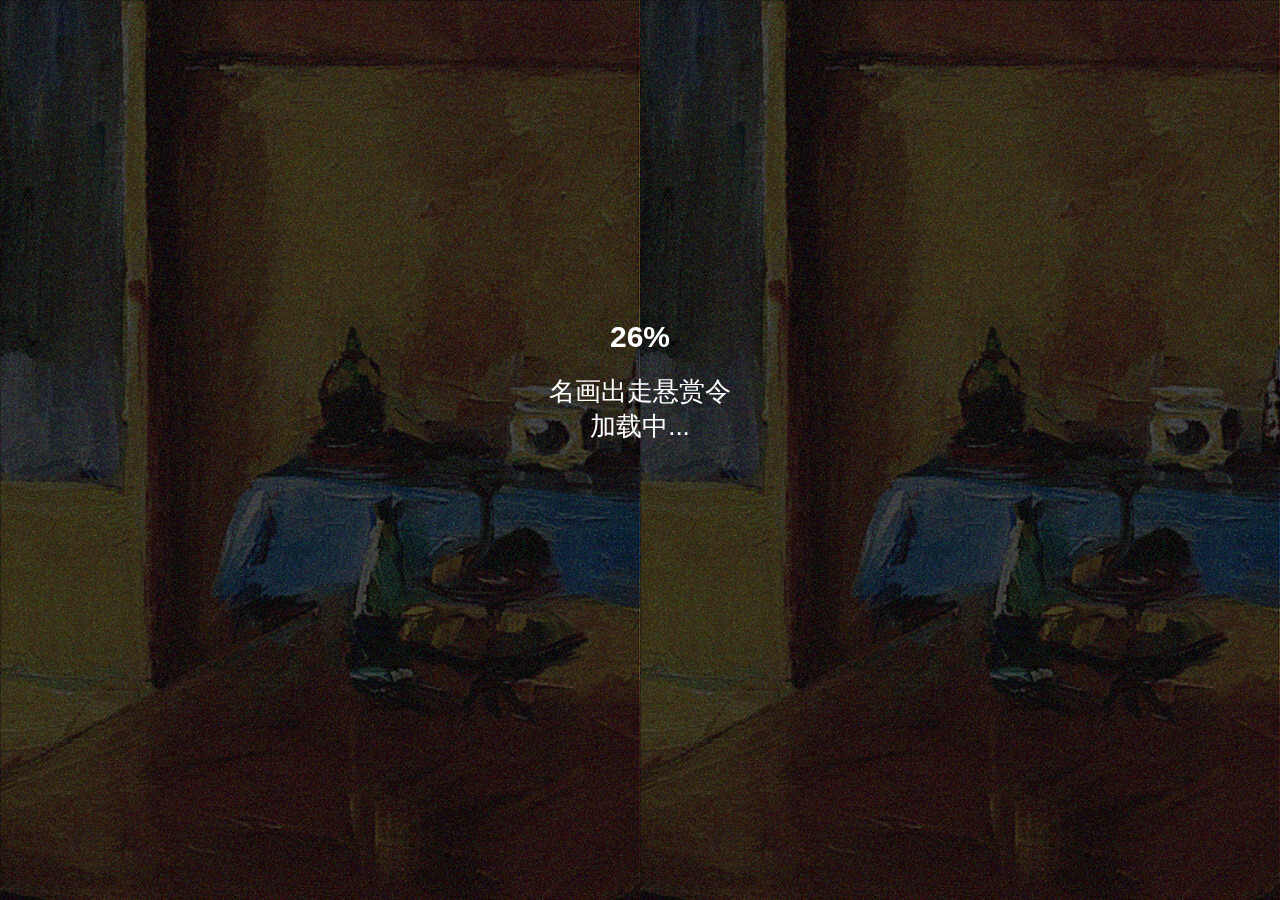
<file: game1/index.html>
<!doctype html>
<html>
<head>
<meta http-equiv="x-ua-compatible" content="IE=edge,chrome=1">
<meta http-equiv="Content-Type" content="text/html; charset=utf-8">
<meta name="apple-touch-fullscreen" content="yes">
<meta name="apple-mobile-web-app-capable" content="yes">
<meta name="apple-mobile-web-app-status-bar-style" content="black">
<meta name="format-detection" content="telephone=no">
<meta name="viewport" content="width=640,target-densitydpi=320,user-scalable=no">
<title>惠氏玛特纳：名画出走悬赏令</title>
<link href="css/style.css" rel="stylesheet" type="text/css" />
</head>
<body>
<div class="baol">
  	<div class="loader_box">
	  <div class="loader">
		<div class="progress-bar">
		  <div class="progress-stripes"></div>
		</div>
	  </div>
	  <div class="percentage">0%</div>
	  <div style="margin-top: 20px;">名画出走悬赏令</div>
	  <div>加载中...</div>
	  <div class="loader_text red" style="display:none;">Loading...</div>
</div>
</div>
<script type="application/javascript">
var demoImgArray = ["img/bg1.jpg","img/bg2.jpg","img/bg3.jpg","img/1.png","img/2.png","img/3.png","img/4.png","img/5.png","img/6.png","img/btn1.png","img/card_bg.png",
"img/failbox.png","img/information.png","img/load.jpg","img/logo.png","img/music.png","img/rank.png","img/round1.png","img/round2.png","img/round3.png","img/round4.png","img/round5.png",
"img/skip-btn.png","img/start-btn.png","img/suc.png","img/tip.png","img/explain.png","img/self.png"];
</script>
<audio id="bgm" class="media-audio" src="audio/music1.mp3" autoplay="autoplay" preload="auto" loop="loop"></audio>
<audio id="bgm2" class="media-audio" src="audio/music2.mp3"  preload="auto" loop="loop"></audio>
<div class="wrapper">
  <!--音乐-->
  <div class="musicicon musicplay on"></div>
  <div class="musicicin musicplay on"></div>
  <!-- 首页 -->
  <div class="first-page">
	  <div class="logo"></div>
	  <div class="btn1"></div>
	  <div class="explain-btn ex2"></div>
  </div>
  <!-- 视频页 -->
  <div class="second-page">
	  <div class="video-box" id="videoBox" ontouchmove="return false;">
	  	<video id="video" class="player" style="width:100%;height: 100%;" preload="auto" playsinline="true" webkit-playsinline="true" src="video/video.mp4"></video>
	  	<canvas class="video_canvas" id="videoCanvas"></canvas>
	  </div>
	  <div class="skip-btn"></div>
	  <!-- 倒计时 -->
	  <div class="overtime"></div>
  </div>
  <!-- 过渡页 -->
  <div class="third-page">
	  <div class="logo"></div>
	  <div class="start-btn"></div>
	  <div class="explain-btn ex2"></div>
  </div>
  <!-- 第一关 -->
  <div class="rounds">
	  <div class="round1">
		  <div class="item_list lv1">
		  	<div class="item item0" data-type="">
		  		<div class="card_front" style="background-image:url('img/1.png')"></div>
		  	</div>
		  	<div class="item item1" data-type="">
		  		<div class="card_front" style="background-image:url('img/1.png')"></div>
		  	</div>
		  	<div class="item item2" data-type="">
		  		<div class="card_front" style="background-image:url('img/2.png')"></div>
		  	</div>
		  	<div class="item item3" data-type="">
		  		<div class="card_front" style="background-image:url('img/2.png')"></div>
		  	</div>
		  </div>
		  <div class="times time1"><span></span>S</div>
		  <div class="spite"></div>
	  </div>
	  <!-- 第二关 -->
	  <div class="round2">
	  		  <div class="item_list lv2">
	  		  	<div class="item item0" data-type="">
	  		  		<div class="card_front" style="background-image:url('img/1.png')"></div>
	  		  	</div>
	  		  	<div class="item item1" data-type="">
	  		  		<div class="card_front" style="background-image:url('img/1.png')"></div>
	  		  	</div>
	  		  	<div class="item item2" data-type="">
	  		  		<div class="card_front" style="background-image:url('img/2.png')"></div>
	  		  	</div>
	  		  	<div class="item item3" data-type="">
	  		  		<div class="card_front" style="background-image:url('img/2.png')"></div>
	  		  	</div>
				<div class="item item4" data-type="">
					<div class="card_front" style="background-image:url('img/3.png')"></div>
				</div>
				<div class="item item5" data-type="">
					<div class="card_front" style="background-image:url('img/3.png')"></div>
				</div>
	  		  </div>
	  		  <div class="times time2"><span></span>S</div>
			  <div class="spite"></div>
	  </div>
	  <!-- 第三关 -->
	  <div class="round3">
	  		  <div class="item_list lv3">
	  		  	<div class="item item0" data-type="">
	  		  		<div class="card_front" style="background-image:url('img/1.png')"></div>
	  		  	</div>
	  		  	<div class="item item1" data-type="">
	  		  		<div class="card_front" style="background-image:url('img/1.png')"></div>
	  		  	</div>
	  		  	<div class="item item2" data-type="">
	  		  		<div class="card_front" style="background-image:url('img/2.png')"></div>
	  		  	</div>
	  		  	<div class="item item3" data-type="">
	  		  		<div class="card_front" style="background-image:url('img/2.png')"></div>
	  		  	</div>
	  			<div class="item item4" data-type="">
	  				<div class="card_front" style="background-image:url('img/3.png')"></div>
	  			</div>
	  			<div class="item item5" data-type="">
	  				<div class="card_front" style="background-image:url('img/3.png')"></div>
	  			</div>
				<div class="item item6" data-type="">
					<div class="card_front" style="background-image:url('img/3.png')"></div>
				</div>
				<div class="item item7" data-type="">
					<div class="card_front" style="background-image:url('img/3.png')"></div>
				</div>
				<div class="item item8" data-type="">
					<div class="card_front" style="background-image:url('img/3.png')"></div>
				</div>
				<div class="item item9" data-type="">
					<div class="card_front" style="background-image:url('img/3.png')"></div>
				</div>
				<div class="item item10" data-type="">
					<div class="card_front" style="background-image:url('img/3.png')"></div>
				</div>
				<div class="item item11" data-type="">
					<div class="card_front" style="background-image:url('img/3.png')"></div>
				</div>
	  		  </div>
	  		  <div class="times time3"><span></span>S</div>
			  <div class="spite"></div>
	  </div>
	  <!-- 第四关 -->
	  <div class="round4">
	  		  <div class="item_list lv4">
	  		  	<div class="item item0" data-type="">
	  		  		<div class="card_front" style="background-image:url('img/1.png')"></div>
	  		  	</div>
	  		  	<div class="item item1" data-type="">
	  		  		<div class="card_front" style="background-image:url('img/1.png')"></div>
	  		  	</div>
	  		  	<div class="item item2" data-type="">
	  		  		<div class="card_front" style="background-image:url('img/2.png')"></div>
	  		  	</div>
	  		  	<div class="item item3" data-type="">
	  		  		<div class="card_front" style="background-image:url('img/2.png')"></div>
	  		  	</div>
	  			<div class="item item4" data-type="">
	  				<div class="card_front" style="background-image:url('img/3.png')"></div>
	  			</div>
	  			<div class="item item5" data-type="">
	  				<div class="card_front" style="background-image:url('img/3.png')"></div>
	  			</div>
	  			<div class="item item6" data-type="">
	  				<div class="card_front" style="background-image:url('img/3.png')"></div>
	  			</div>
	  			<div class="item item7" data-type="">
	  				<div class="card_front" style="background-image:url('img/3.png')"></div>
	  			</div>
	  			<div class="item item8" data-type="">
	  				<div class="card_front" style="background-image:url('img/3.png')"></div>
	  			</div>
	  			<div class="item item9" data-type="">
					<div class="card_front" style="background-image:url('img/3.png')"></div>
				</div>
	  			<div class="item item10" data-type="">
	  				<div class="card_front" style="background-image:url('img/3.png')"></div>
	  			</div>
	  			<div class="item item11" data-type="">
	  				<div class="card_front" style="background-image:url('img/3.png')"></div>
	  			</div>
				<div class="item item12" data-type="">
					<div class="card_front" style="background-image:url('img/3.png')"></div>
				</div>
				<div class="item item13" data-type="">
					<div class="card_front" style="background-image:url('img/3.png')"></div>
				</div>
				<div class="item item14" data-type="">
					<div class="card_front" style="background-image:url('img/3.png')"></div>
				</div>
				<div class="item item15" data-type="">
					<div class="card_front" style="background-image:url('img/3.png')"></div>
				</div>
			   </div>
	  		<div class="times time4"><span></span>S</div>
			<div class="spite"></div>
	  </div>
	  <!-- 第五关 -->
	  <div class="round5">
	  		  <div class="item_list lv5">
	  		  	<div class="item item0" data-type="">
	  		  		<div class="card_front" style="background-image:url('img/1.png')"></div>
	  		  	</div>
	  		  	<div class="item item1" data-type="">
	  		  		<div class="card_front" style="background-image:url('img/1.png')"></div>
	  		  	</div>
	  		  	<div class="item item2" data-type="">
	  		  		<div class="card_front" style="background-image:url('img/2.png')"></div>
	  		  	</div>
	  		  	<div class="item item3" data-type="">
	  		  		<div class="card_front" style="background-image:url('img/2.png')"></div>
	  		  	</div>
	  			<div class="item item4" data-type="">
	  				<div class="card_front" style="background-image:url('img/3.png')"></div>
	  			</div>
	  			<div class="item item5" data-type="">
	  				<div class="card_front" style="background-image:url('img/3.png')"></div>
	  			</div>
	  			<div class="item item6" data-type="">
	  				<div class="card_front" style="background-image:url('img/3.png')"></div>
	  			</div>
	  			<div class="item item7" data-type="">
	  				<div class="card_front" style="background-image:url('img/3.png')"></div>
	  			</div>
	  			<div class="item item8" data-type="">
	  				<div class="card_front" style="background-image:url('img/3.png')"></div>
	  			</div>
	  			<div class="item item9" data-type="">
	  				<div class="card_front" style="background-image:url('img/3.png')"></div>
	  			</div>
	  			<div class="item item10" data-type="">
	  				<div class="card_front" style="background-image:url('img/3.png')"></div>
	  			</div>
	  			<div class="item item11" data-type="">
	  				<div class="card_front" style="background-image:url('img/3.png')"></div>
	  			</div>
	  			<div class="item item12" data-type="">
	  				<div class="card_front" style="background-image:url('img/3.png')"></div>
	  			</div>
	  			<div class="item item13" data-type="">
	  				<div class="card_front" style="background-image:url('img/3.png')"></div>
	  			</div>
	  			<div class="item item14" data-type="">
	  				<div class="card_front" style="background-image:url('img/3.png')"></div>
	  			</div>
	  			<div class="item item15" data-type="">
	  				<div class="card_front" style="background-image:url('img/3.png')"></div>
	  			</div>
				<div class="item item16" data-type="">
					<div class="card_front" style="background-image:url('img/3.png')"></div>
				</div>
				<div class="item item17" data-type="">
					<div class="card_front" style="background-image:url('img/3.png')"></div>
				</div>
				<div class="item item18" data-type="">
					<div class="card_front" style="background-image:url('img/3.png')"></div>
				</div>
				<div class="item item19" data-type="">
					<div class="card_front" style="background-image:url('img/3.png')"></div>
				</div>
	  		</div>
	  		<div class="times time5"><span></span>S</div>
			<div class="spite"></div>
	  </div>
	  <!-- 失败页面 -->
	  <div class="failure">
		  <div class="failbox">
			  <!-- 成绩 -->
				<div class="fail-time">您在<span id="ftbox"></span><span>秒</span>里收集了</div>
				<div class="fail-result"><span id="frbox"></span>个</div>
		  </div>
		  <div class="ling-btn"></div>
	  </div>
	  <!-- 成功页面 -->
	  <div class="success">
		  <div class="suc-in">
			  <div class="result-time">成功寻回出走的世界名画 你在<span id="suc-time">85</span><span>秒</span>里共收集 </div>
			  <div class="result-sum"><span id="suc-sum">58</span>个</div>
			  <div class="deng-btn"></div>
		  </div>
	  </div>
	  <!-- 填写信息 -->
	  <div class="infor">
		  <div class="inforbox">
			  <div class="writebox">
				  <input class="name" type="text" placeholder="您的姓名">
				  <input class="phone" type="number" placeholder="您的电话">
				  <input class="local" type="text" placeholder="请填写详细地址">
				  <div class="dui"></div>
				  <div class="self-btn"></div>
				  <div class="sub-btn"></div>
			  </div>
		  </div>
		  <!-- 条款协议 -->
		  <div class="article">
			  <div class="artibox">
				  <div class="ok-btn"></div>
			  </div>
		  </div>
	  </div>
	  <!-- 排行榜 -->
	  <div class="rank">
		  <div class="rankbox">
			  <div class="rank-list">
				  <ul>
				  	<li>
						<div class="place">1</div>
						
						<div class="nic">包子</div>
						<div class="geshu">58个</div>
						<div class="append">11.11</div>
					</li>
				  </ul>
			  </div>
			  <!-- 我的排名 -->
			  <div class="myrank">我的排名: <span id="myrank">120</span>名, <span id="mynum">58</span>个</div>
			  <!-- 按钮 -->
			  <div class="explain-btn"></div>
			  <div class="replay-btn"></div>
			  <div class="prize-btn"></div>
		  </div>
		  <!-- 公众号浮层 -->
		  <div class="code">
			  <div class="codebox">
				  <img src="img/code.png" >
				  <div class="close"></div>
			  </div>
		  </div>
	  </div>
	  <!-- 提示页 -->
	  <div class="tips">
		  <div class="tipin"><div class="go-btn"></div></div>
	  </div>
  </div>
  <!-- 活动说明 -->
  <div class="explain">
  			  <div class="exin">
  				  <div class="know-btn"></div>
  			  </div>
  </div>
</div>
<script type="application/javascript" src="js/jquery-2.1.4.min.js"></script>
<script type="application/javascript" src="js/jquery.loader.js"></script>
<script type="application/javascript" src="js/sortable.js"></script>
<script src="js/rem.js"></script>
<script src="js/ts.js"></script>
<script src="js/index.js?v=14"></script>
<script type="application/javascript" src="js/common.js"></script>
<script type="text/javascript">
//原理是在微信执行Ready之前，先注册事件，所以放在所有请求的最前面
document.addEventListener("WeixinJSBridgeReady", function () {
	audioAutoPlay('bgm');//给个全局函数
}, false);
function audioAutoPlay(id){//全局控制播放函数
	var audio = document.getElementById(id),
	play = function(){
		audio.play();
		document.removeEventListener("touchstart",play, false);
	};
	audio.play();
	document.addEventListener("touchstart",play, false);
}

</script>
<script type="text/javascript">
	     function getQuery(name) {
	         var result = location.search.match(new RegExp("[\?\&]" + name + "=([^\&]+)", "i"));
	         if (result == null || result.length < 1) {
	             return "";
	         }
	         return result[1];
	     }         
		var openid = getQuery("openid");
		//去掉弹窗连接提示
		window.alert = function(name){
		 var iframe = document.createElement("IFRAME");
		iframe.style.display="none";
		iframe.setAttribute("src", 'data:text/plain,');
		document.documentElement.appendChild(iframe);
		window.frames[0].window.alert(name);
		iframe.parentNode.removeChild(iframe);
		}
	</script>
</body>
</html>
</file>
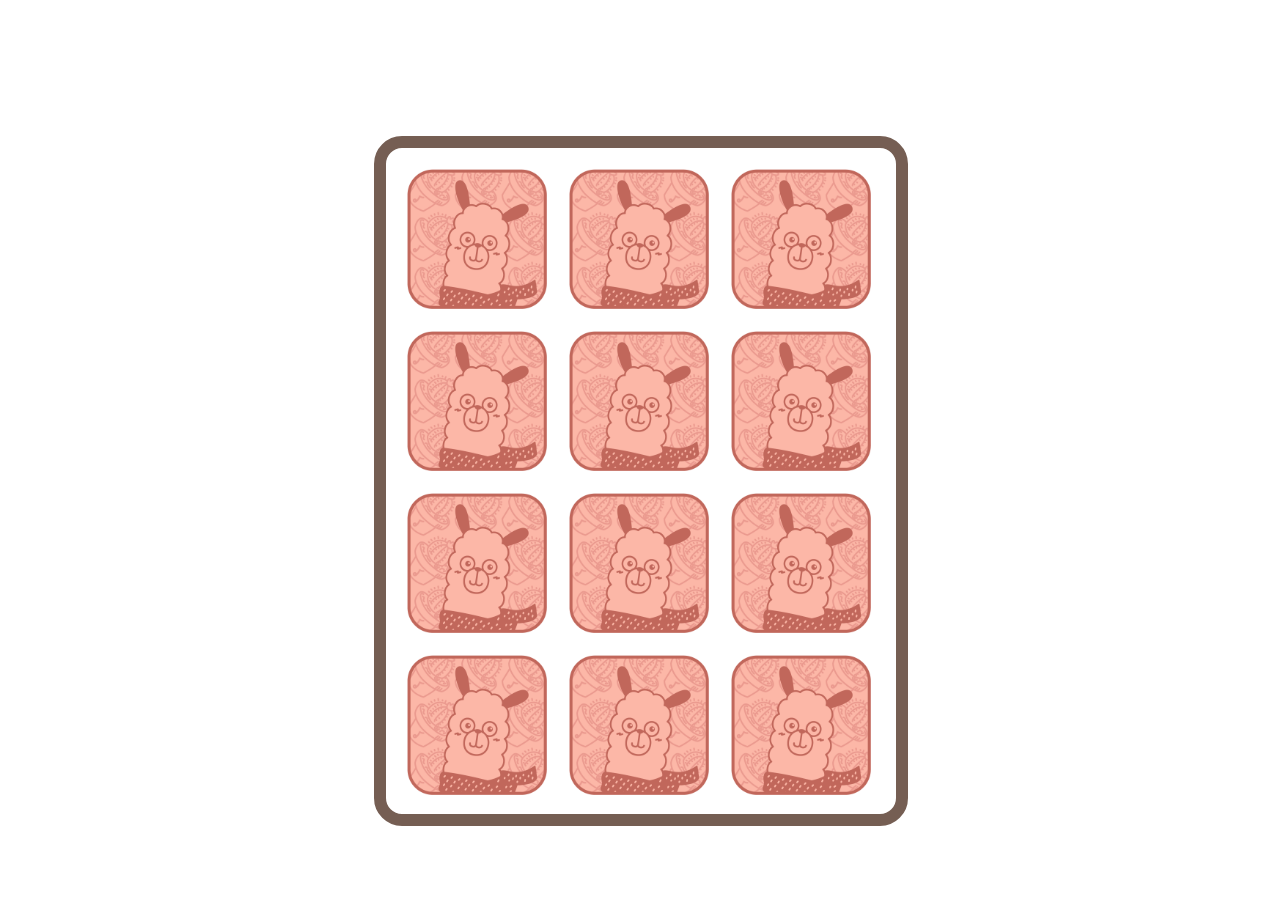
<file: xiaoxiaole/index.html>
<!DOCTYPE html>
<html lang="en">
<head>
		<meta http-equiv="x-ua-compatible" content="IE=edge,chrome=1">
		<meta http-equiv="Content-Type" content="text/html; charset=utf-8">
		<meta name="apple-touch-fullscreen" content="yes">
		<meta name="apple-mobile-web-app-capable" content="yes">
		<meta name="apple-mobile-web-app-status-bar-style" content="black">
		<meta name="format-detection" content="telephone=no">
		<meta name="viewport" content="width=640,target-densitydpi=320,user-scalable=no">
		<title></title>
	</head>
<style>
	
	 .game_area {
		position: absolute;
		left: 0;
		top: 0;
		width: 100%;
		height: 100%
	}
	
	 .item_list {
		position: absolute;
		left: 50%;
		top: 50%
	}
	
	 .item_list:before {
		position: absolute;
		left: 50%;
		width: 157px;
		height: 69px;
		margin-left: -80px;
		background: url(../img/sprite.png) -200px -380px no-repeat
	}
	
	 .item_list .item {
		position: relative;
		float: left;
		perspective: 640px;
		transition: .5s
	}
	
	 .item_list .item:after,
	 .item_list .item:before {
		display: block;
		position: absolute;
		width: 100%;
		height: 100%;
		content: ""
	}
	
	 .item_list .item:before {
		background: url(img/card_bg.png);
		background-size: contain;
		-webkit-backface-visibility: hidden;
		-moz-backface-visibility: hidden;
		-ms-backface-visibility: hidden;
		backface-visibility: hidden;
		-webkit-transform: rotate3d(0, 0, 0, 0deg);
		-moz-transform: rotate3d(0, 0, 0, 0deg);
		transform: rotate3d(0, 0, 0, 0deg);
		transition: .3s
	}
	
	 .item_list .item:after {
		left: 0;
		top: 0;
		background: url(img/c0.png) center center;
		background-size: contain;
		opacity: 0
	}
	
	 .item_list .item .card_front {
		width: 100%;
		height: 100%;
		-webkit-backface-visibility: hidden;
		-moz-backface-visibility: hidden;
		-ms-backface-visibility: hidden;
		backface-visibility: hidden;
		background: center center no-repeat;
		background-size: contain;
		-webkit-transform: rotate3d(0, -1, 0, 180deg);
		-moz-transform: rotate3d(0, -1, 0, 180deg);
		transform: rotate3d(0, -1, 0, 180deg);
		transition: .3s 
	}
	
	 .item_list .item.active:before,
	 .item_list .item.current:before {
		-webkit-transform: rotate3d(0, 1, 0, 180deg);
		-moz-transform: rotate3d(0, 1, 0, 180deg);
		transform: rotate3d(0, 1, 0, 180deg);
	}
	
	 .item_list .item.active .card_front,
	 .item_list .item.current .card_front {
		-webkit-transform: rotate3d(0, 0, 0, 0deg);
		-moz-transform: rotate3d(0, 0, 0, 0deg);
		transform: rotate3d(0, 0, 0, 0deg);
	}
	
	 .item_list .item.active:after {
		opacity: 1;
		transition: opacity .1s linear .5s
	}
	
	 .item_list.lv1 {
		width: 430px;
		height: 430px;
		margin: -250px 0 0 -238px;
		padding: 10px;
		background: #fff;
		border: 12px solid #755e53;
		border-radius: 28px
	}
	
	 .item_list.lv1 .item {
		width: 191px;
		height: 191px;
		margin: 11px
	}
	
	 .item_list.lv1:before {
		top: -100px
	}
	
	 .item_list.lv2 {
		width: 430px;
		height: 636px;
		margin: -320px 0 0 -238px;
		padding: 10px;
		background: #fff;
		border: 12px solid #755e53;
		border-radius: 28px
	}
	
	 .item_list.lv2 .item {
		width: 191px;
		height: 191px;
		margin: 11px
	}
	
	 .item_list.lv2:before {
		top: -100px;
		background-position: -360px -380px
	}
	
	 .item_list.lv3 {
		width: 490px;
		height: 646px;
		margin: -314px 0 0 -266px;
		padding: 10px;
		background: #fff;
		border: 12px solid #755e53;
		border-radius: 28px
	}
	
	 .item_list.lv3 .item {
		width: 140px;
		height: 140px;
		margin: 11px
	}
	
	 .item_list.lv3:before {
		top: -100px;
		background-position: -200px -450px
	}
	
	 .item_list.lv4 {
		width: 554px;
		height: 554px;
		margin: -300px 0 0 -300px;
		padding: 10px;
		background: #fff;
		border: 12px solid #755e53;
		border-radius: 28px
	}
	
	 .item_list.lv4 .item {
		width: 122px;
		height: 122px;
		margin: 8px
	}
	
	 .item_list.lv4:before {
		top: -90px;
		background-position: -360px -450px
	}
	
	 .item_list.lv5 {
		width: 540px;
		height: 670px;
		margin: -330px 0 0 -290px;
		padding: 10px;
		background: #fff;
		border: 12px solid #755e53;
		border-radius: 28px
	}
	
</style>
<body>
<div class="game">
     <div class="game_area">
        <div class="item_list lv3">
			<div class="item" data-type="4">
				<div class="card_front" style="background-image:url('img/4.png')"></div>
			</div>
			<div class="item" data-type="5">
				<div class="card_front" style="background-image:url('img/5.png')"></div>
			</div>
			<div class="item" data-type="4">
				<div class="card_front" style="background-image:url('img/4.png')"></div>
			</div>
			<div class="item" data-type="3">
				<div class="card_front" style="background-image:url('img/3.png')"></div>
			</div>
			<div class="item" data-type="3">
				<div class="card_front" style="background-image:url('img/3.png')"></div>
			</div>
			<div class="item" data-type="2">
				<div class="card_front" style="background-image:url('img/2.png')"></div>
			</div>
			<div class="item" data-type="2">
				<div class="card_front" style="background-image:url('img/2.png')"></div>
			</div>
			<div class="item" data-type="5">
				<div class="card_front" style="background-image:url('img/5.png')"></div>
			</div>
			<div class="item" data-type="1">
				<div class="card_front" style="background-image:url('img/1.png')"></div>
			</div>
			<div class="item" data-type="1">
				<div class="card_front" style="background-image:url('img/1.png')"></div>
			</div>
			<div class="item" data-type="0">
				<div class="card_front" style="background-image:url('img/6.png')"></div>
			</div>
			<div class="item" data-type="0">
				<div class="card_front" style="background-image:url('img/6.png')"></div>
			</div>
		</div>
    </div>
</div>
</body>
<script src="js/jquery.js"></script>
	<script>
		
		var num1,num2,flag=true;
		$(".item").click(function(){
			if($(this).hasClass("active")){
				return false;
			}else if(flag){
				$(this).addClass("current")
				var len=$(".current").length;
					if(len==1){
						num1=$(this).data("type");
						console.log(num1)
					}else{
						num2=$(this).data("type");
						if(num1==num2){
							$(".current").addClass("active");
							$(".current").removeClass("current");
							num1="";
							num2="";
							if($(".active").length==12){
								setTimeout(function(){
									alert("ok")
								},500)
							}
						}else{
							flag=false;
							setTimeout(function(){
								$(".current").removeClass("current");
								flag=true
							},300)	
							num1="";
							num2=""
						}
					}
			}		
		});
	</script>
</html>
</file>
<file: game1/css/style.css>
@charset "utf-8";
/*全局*/
body{width:100%;height:100%;position:fixed;margin:0;padding:0; background:#fff;color:#000;font-size:14px;background: #fff; font-family:"Microsoft Yahei",Arial,"宋体", Helvetica, sans-serif;-webkit-text-size-adjust:none; overflow-x:hidden;}
.wrapper{width:100%;height:100%;clear:both;position:absolute; left:0; top:0; z-index:1;display:none;}
.wrapper .col_layout{width:100%;height:100%;clear:both;position:absolute; left:0; top:0; z-index:10;display:none; overflow:hidden;background-size:cover!important;}
*{
	margin: 0;
	padding: 0;
	list-style: none;
}
/*通用*/
/*音乐按键*/
.musicicon{position:absolute;width:80px;padding-bottom:80px;top:5px;right:5px;z-index:2;background:url(../img/music.png) top center no-repeat;background-size:100% auto;background-position:100% 100%;}
.musicicon.on{background-position:100% 0;}
.musicicin{position:absolute;width:80px;padding-bottom:80px;top:5px;right:5px;z-index:1;background:url(../img/music.png) top center no-repeat;background-size:100% auto;background-position:100% 100%;display: none;}
.musicicin.on{background-position:100% 0;}
.musicplay{-webkit-animation:r 1.2s linear infinite;}
@-webkit-keyframes r{0%{-webkit-transform:rotateZ(0deg);} 100%{-webkit-transform:rotateZ(360deg);}}

/*加载效果*/
.loader_box{ width:414px; height:250px; position:absolute; z-index:1000;color: #fff;font-size: 26px; left:50%; top:50%; margin:-160px 0 0 -207px;text-align:center; font-family:Arial;}
.loader_box .load_img{ width:88px;height: 87px; position:absolute; left:163px;top:0px;background-image: url();background-size: cover;}


.loader{margin:0 auto 10px;width:60%;height:6px;background:#ccc;overflow:hidden;position:absolute; left:20%; bottom:0;opacity: 0;}
.loader.gray{background:#999;}
.progress-bar{height:inherit;width:0%;border-radius:inherit;position:relative;overflow:hidden;}
.progress-stripes{width:inherit;height:inherit;font-size:180px;font-weight:bold;margin-top:-50px;letter-spacing:-14px;}
.percentage{font-weight:bold;font-size:30px;color: #fff;margin-top: 30px;}

.baol,.first-page,.second-page,.third-page,.rounds{
	width: 100%;
	height: 100%;
	position: absolute;
	left: 0;
	top: 0;
	background-image: url(../img/load.jpg);
	background-position: cover;
}
.first-page{
	background-image: url(../img/bg1.jpg);
}
.logo{
	width: 93px;
	height: 73px;
	position: absolute;
	right: 20px;
	top: 990px;
	background-image: url(../img/logo.png);
}
.btn1{
	width: 366px;
	height: 102px;
	position: absolute;
	left: 137px;
	top: 826px;
	background-image: url(../img/btn1.png);
}
.second-page{
	display: none;
	z-index: 2;
}
.spite{
	width: 120px;
	height: 186px;
	position: absolute;
	left: -20px;
	bottom: 0;
	background-image: url(../img/spite.png);
}
#vv{
	width: 100%;
}
.skip-btn{
	width: 99px;
	height: 43px;
	position: absolute;
	right: 20px;
	top: 20px;
	background-image: url(../img/skip-btn.png);
}
.overtime{
	width: 50px;
	height: 50px;
	position: absolute;
	right: 50px;
	top: 80px;
	text-align: center;
	font-size: 36px;
	color: #fff;
}
.third-page{
	display: none;
	background-image: url(../img/bg2.jpg);
}
.start-btn{
	width: 422px;
	height: 103px;
	position: absolute;
	left: 118px;
	top: 864px;
	background-image: url(../img/start-btn.png);
}
.rounds{
	display: none;
	background-image: url(../img/bg3.jpg);
}
.round1{
	width: 575px;
	height: 926px;
	position: absolute;
	left: 32px;
	top: 50px;
	background-image: url(../img/round1.png);
}
.round2{
	width: 575px;
	height: 926px;
	position: absolute;
	left: 32px;
	top: 50px;
	background-image: url(../img/round2.png);
	display: none;
}
.round3{
	width: 575px;
	height: 926px;
	position: absolute;
	left: 32px;
	top: 50px;
	background-image: url(../img/round3.png);
	display: none;
}
.round4{
	width: 575px;
	height: 926px;
	position: absolute;
	left: 32px;
	top: 50px;
	background-image: url(../img/round4.png);
	display: none;
}
.round5{
	width: 575px;
	height: 969px;
	position: absolute;
	left: 32px;
	top: 50px;
	background-image: url(../img/round5.png);
	display: none;
}
	
	 .item_list {
		position: absolute;
		left: 50%;
		top: 50%
	}
	
	 .item_list:before {
		position: absolute;
		left: 50%;
		width: 157px;
		height: 69px;
		margin-left: -80px;
		background: url(../img/sprite.png) -200px -380px no-repeat
	}
	
	 .item_list .item {
		position: relative;
		float: left;
		perspective: 640px;
		transition: .5s;
		user-select: none;
		-webkit-user-select: none;
		-webkit-tap-highlight-color: transparent;
	}
	
	 .item_list .item:after,
	 .item_list .item:before {
		display: block;
		position: absolute;
		width: 100%;
		height: 100%;
		content: ""
	}
	
	 .item_list .item:before {
		background: url(../img/card_bg.png);
		background-size: contain;
		-webkit-backface-visibility: hidden;
		-moz-backface-visibility: hidden;
		-ms-backface-visibility: hidden;
		backface-visibility: hidden;
		-webkit-transform: rotate3d(0, 0, 0, 0deg);
		-moz-transform: rotate3d(0, 0, 0, 0deg);
		transform: rotate3d(0, 0, 0, 0deg);
		transition: .3s
	}
	
	 .item_list .item:after {
		left: 0;
		top: 0;
		background: rgba(0,0,0,0.4);
		opacity: 0
	}
	
	 .item_list .item .card_front {
		width: 100%;
		height: 100%;
		-webkit-backface-visibility: hidden;
		-moz-backface-visibility: hidden;
		-ms-backface-visibility: hidden;
		backface-visibility: hidden;
		background: center center no-repeat;
		background-size: contain;
		-webkit-transform: rotate3d(0, -1, 0, 180deg);
		-moz-transform: rotate3d(0, -1, 0, 180deg);
		transform: rotate3d(0, -1, 0, 180deg);
		transition: .3s 
	}
	
	 .item_list .item.active:before,
	 .item_list .item.current:before {
		-webkit-transform: rotate3d(0, 1, 0, 180deg);
		-moz-transform: rotate3d(0, 1, 0, 180deg);
		transform: rotate3d(0, 1, 0, 180deg);
	}
	
	 .item_list .item.active .card_front,
	 .item_list .item.current .card_front {
		-webkit-transform: rotate3d(0, 0, 0, 0deg);
		-moz-transform: rotate3d(0, 0, 0, 0deg);
		transform: rotate3d(0, 0, 0, 0deg);
	}
	
	 .item_list .item.active:after {
		opacity: 1;
		transition: opacity .1s linear .5s
	}
	
	 .item_list.lv1 {
		width: 440px;
		height: 550px;
		position: absolute;
		left: 64px;
		top: 270px;
	}
	
	 .item_list.lv1 .item {
		width: 182px;
		height: 241px;
		margin: 18px
	}
	
	 .item_list.lv1:before {
		top: -100px
	}
	
	 .item_list.lv2 {
		width: 450px;
		height: 400px;
		position: absolute;
		left: 60px;
		top: 360px;
	}
	
	 .item_list.lv2 .item {
		width: 130px;
		height: 170px;
		margin: 8px
	}
	
	 .item_list.lv2:before {
		top: -100px;
		background-position: -360px -380px
	}
	
	 .item_list.lv3 {
		width: 450px;
		height: 400px;
		position: absolute;
		left: 64px;
		top: 330px;
	}
	
	 .item_list.lv3 .item {
		width: 99px;
		height: 130px;
		margin: 6px
	}
	
	 .item_list.lv3:before {
		top: -100px;
		background-position: -200px -450px
	}
	
	 .item_list.lv4 {
		width: 450px;
		height: 400px;
		position: absolute;
		left: 64px;
		top: 252px;
	}
	
	 .item_list.lv4 .item {
		width: 99px;
		height: 130px;
		margin: 6px
	}
	
	 .item_list.lv4:before {
		top: -90px;
		background-position: -360px -450px
	}
	
	 .item_list.lv5 {
	 	width: 450px;
	 	height: 400px;
	 	position: absolute;
	 	left: 64px;
	 	top: 190px;
	 }
	 
	  .item_list.lv5 .item {
	 	width: 99px;
	 	height: 130px;
	 	margin: 6px
	 }
	 
	  .item_list.lv5:before {
	 	top: -90px;
	 	background-position: -360px -450px
	 }
.failure{
	width: 100%;
	height: 100%;
	position: absolute;
	left: 0;
	top: 0;
	background: rgba(0,0,0,0.5);
	display: none;
}
.failbox{
	width: 600px;
	height: 937px;
	position: absolute;
	top: 50%;
	left: 50%;
	margin: -469px 0 0 -300px;
	background-image: url(../img/failbox.png);
}
.ling-btn{
	width: 335px;
	height: 81px;
	position: absolute;
	left: 122px;
	top: 720px;
}
.ling-btn{
	top: 800px;
}
.times{
	width: 100px;
	height: 110px;
	position: absolute;
	left: 237px;
	top: 80px;
	font-size: 30px;
	color: #d1133c;
	text-align: center;
	line-height: 110px;
}
.time2{
	top: 126px;
}
.time3{
	top: 126px;
}
.time4{
	top: 72px;
}
.time5{
	top: 54px;
}
.tips{
	width: 100%;
	height: 100%;
	position: absolute;
	left: 0;
	top: 0;
	background: rgba(0,0,0,0.6);
}
.tipin{
	width: 466px;
	height: 759px;
	position: absolute;
	left: 50%;
	top: 50%;
	margin: -380px 0 0 -233px;
	background-image: url(../img/tip.png);
}
.go-btn{
	width: 220px;
	height: 60px;
	position: absolute;
	left: 120px;
	top: 666px;
}
.fail-time{
	width: 300px;
	height: 50px;
	position: absolute;
	left: 150px;
	top: 300px;
	text-align: center;
	font-size: 30px;
}
.fail-time span{
	color: #d1133c;
}
.fail-result{
	width: 300px;
	height: 100px;
	position: absolute;
	left: 150px;
	top: 340px;
	font-size: 40px;
	color: #d1133c;
	text-align: center;
	line-height: 100px;
}
.success{
	width: 100%;
	height: 100%;
	position: absolute;
	left: 0;
	top: 0;
	background: rgba(0,0,0,0.6);
	display: none;
}
.suc-in{
	width: 600px;
	height: 937px;
	position: absolute;
	left: 50%;
	top: 50%;
	margin: -468px 0 0 -300px;
	background-image: url(../img/suc.png);
}
.result-time{
	width: 380px;
	height: 80px;
	position: absolute;
	left: 110px;
	top: 290px;
	text-align: center;
	box-sizing: border-box;
	padding: 0 40px;
	font-size: 26px;
}
.result-time span{
	color: #D1133C;
}
.result-sum{
	width: 380px;
	height: 80px;
	position: absolute;
	left: 110px;
	top: 370px;
	font-size: 48px;
	text-align: center;
	line-height: 80px;
	color: #D1133C;
}
.deng-btn{
	width: 360px;
	height: 80px;
	position: absolute;
	left: 120px;
	top: 700px;
}
.infor{
	width: 100%;
	height: 100%;
	position: absolute;
	left: 0;
	top: 0;
	background: rgba(0,0,0,0.6);
	display: none;
}
.inforbox{
	width: 467px;
	height: 917px;
	position: absolute;
	top: 50%;
	left: 50%;
	margin: -456px 0 0 -233px;
	background-image: url(../img/information.png);
}
.writebox{
	width: 326px;
	height: 100px;
	margin: 0 auto;
	margin-top: 380px;
	position: relative;
}
.writebox input{
	width: 100%;
	height: 50px;
	background: transparent;
	border: none;
	text-align: center;
	color: #fff;
	font-size: 24px;
}
.phone{
	margin-top: 20px;
}
.dui{
	width: 23px;
	height: 22px;
	position: absolute;
	left: -12px;
	top: 204px;
	background-image: url(../img/dui.png);
	opacity: 0;
}
.agree{
	opacity: 1;
}
.article{
	width: 100%;
	height: 100%;
	position: absolute;
	left: 0;
	top: 0;
	background: rgba(0,0,0,0.6);
	display: none;
}
.artibox{
	width: 500px;
	height: 788px;
	position: absolute;
	left: 50%;
	top: 50%;
	margin: -394px 0 0 -250px;
	background-image: url(../img/self.png);
}
.ok-btn{
	width: 220px;
	height: 60px;
	position: absolute;
	left: 140px;
	top: 690px;
}
.self-btn{
	width: 180px;
	height: 26px;
	position: absolute;
	left: 150px;
	top: 204px;
}
.local{
	margin-top: 18px;
}
.sub-btn{
	width: 230px;
	height: 60px;
	margin: 0 auto;
	margin-top: 256px;
}
.rank{
	width: 100%;
	height: 100%;
	position: absolute;
	left: 0;
	top: 0;
	background: rgba(0,0,0,0.6);
	display: none;
}
.rankbox{
	width: 600px;
	height: 978px;
	position: absolute;
	left: 20px;
	top: 20px;
	background: url(../img/rank.png);
}
.rank-list{
	width: 400px;
	height: 460px;
	position: absolute;
	left: 100px;
	top: 190px;
}
.rank-list ul{
	width: 100%;
	height: 100%;
	overflow-y: scroll;
}
.rank-list ul li{
	width: 100%;
	height: 50px;
	margin-bottom: 16px;
}
.rank-list ul li>div{
	height: 100%;
	float: left;
	line-height: 50px;
}
.place{
	width: 20px;
	font-size: 30px;
}
.head{
	width: 50px;
	margin-left: 20px;
}
.head img{
	width: 100%;
	height: 100%;
	border-radius: 50%;
}
.nic{
	width: 180px;
	text-align: center;
	font-size: 26px;
	overflow: hidden;
}
.geshu{
	width: 80px;
	text-align: center;
	font-size: 28px;
	color: #D1133C;
	margin-left: 10px;
}
.append{
	width: 80px;
	text-align: center;
	font-size: 28px;
	color: #D1133C;
	margin-left: 10px;
}
.myrank{
	width: 300px;
	height: 40px;
	position: absolute;
	left: 150px;
	top: 710px;
	text-align: center;
	font-size: 26px;
}
#myrank{
	color: #D1133C;
}
.code{
	width: 100%;
	height: 100%;
	position: absolute;
	left: 0;
	top: 0;
	background: rgba(0,0,0,0.6);
	display: none;
}
.codebox{
	width: 466px;
	height: 512px;
	position: absolute;
	left: 50%;
	top: 50%;
	margin: -300px 0 0 -233px;
}
.replay-btn{
	width: 160px;
	height: 60px;
	position: absolute;
	left: 90px;
	top: 796px;
}
.prize-btn{
	width: 240px;
	height: 60px;
	position: absolute;
	top: 796px;
	right: 90px;
}
.explain-btn{
	width: 100px;
	height: 40px;
	position: absolute;
	right: 36px;
	top: 66px;
}
.explain{
	width: 100%;
	height: 100%;
	position: absolute;
	left: 0;
	top: 0;
	background: rgba(0,0,0,0.6);
	display: none;
}
.close{
	width: 43px;
	height: 43px;
	position: absolute;
	top: -10px;
	right: -10px;
	background-image: url(../img/close.png);
}
.ex2{
	right: 14px;
	top: 144px;
}
.exin{
	width: 466px;
	height: 730px;
	position: absolute;
	left: 50%;
	top: 50%;
	margin: -380px 0 0 -233px;
	background-image: url(../img/explain.png);
}
.know-btn{
	width: 220px;
	height: 60px;
	position: absolute;
	left: 120px;
	top: 610px;
}
.video-btn>span,
.video-btn>span:after,
.video_canvas {
	position: absolute;
	top: 50%;
	left: 50%;
	transform: translate(-50%, -50%);
	-webkit-transform: translate(-50%, -50%)
}
.video_canvas {
	width: 6.4rem;
	height: 12.4rem
}
.video-btn>span:after {
	content: "";
	left: 55%;
	border-left: .3rem solid #000;
	border-top: .2rem solid transparent;
	border-bottom: .2rem solid transparent
}

.video-box {
	width: 100%;
	height: 100%;
	overflow: hidden;
	position: relative;
}
</file>
